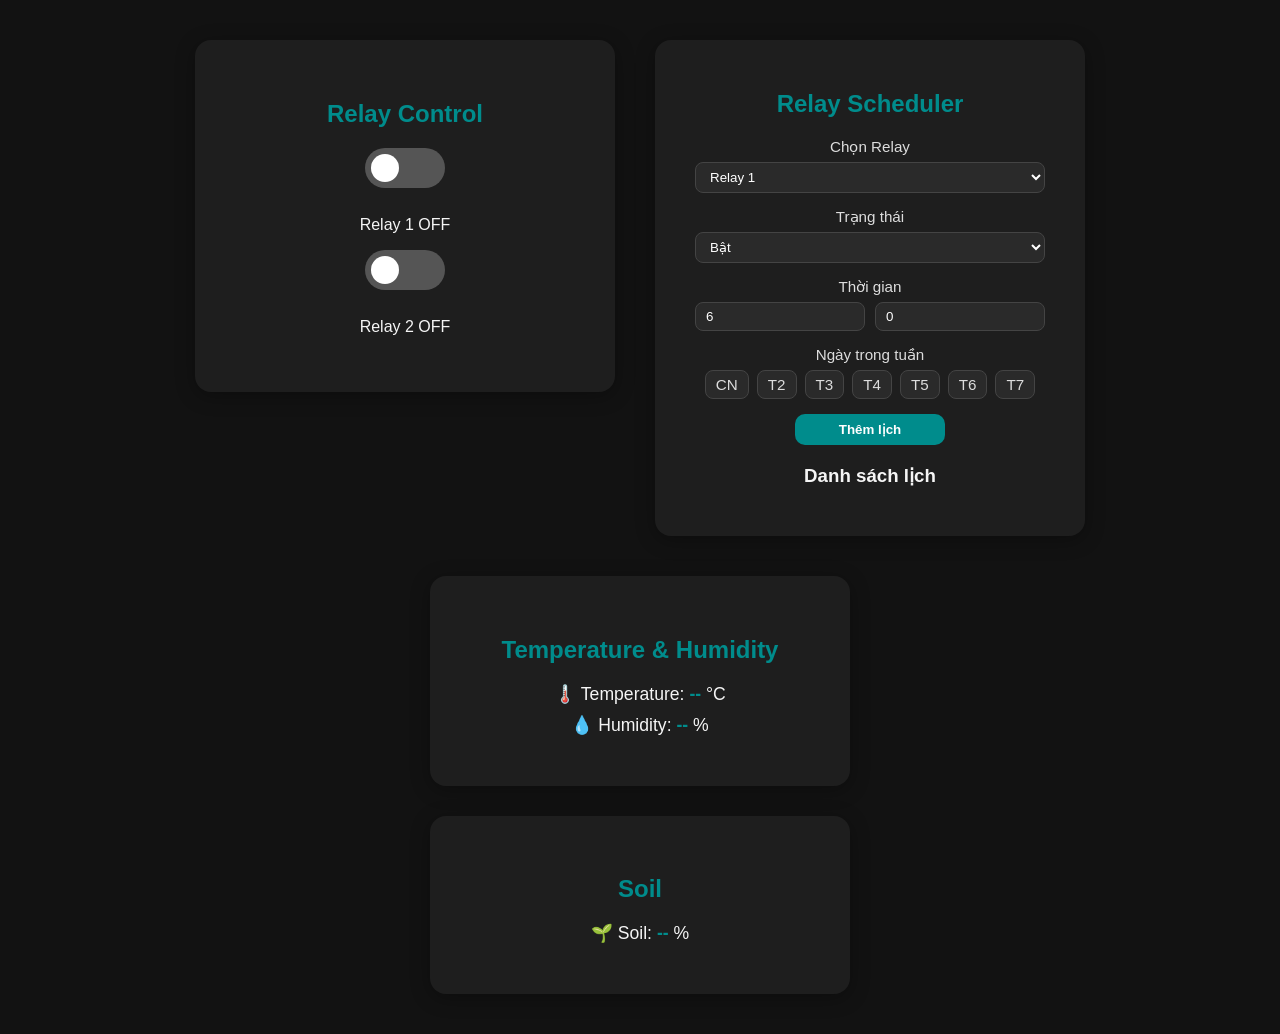
<file: data/index.html>
<!DOCTYPE html>
<html lang="en">
  <head>
    <meta charset="utf-8" />
    <title>ESP32 RGB LED & DHT20 Monitor</title>
    <link rel="stylesheet" href="styles.css" />
  </head>
  <body>
    <main class="dashboard">
      <!-- Cột trái: Relay Control -->
      <section class="card relay-card">
        <h1>Relay Control</h1>

        <div class="switch-container">
          <label class="switch">
            <input type="checkbox" id="relay1" />
            <span class="slider"></span>
          </label>
          <p id="relayStatus1">Relay 1 OFF</p>
        </div>

        <div class="switch-container">
          <label class="switch">
            <input type="checkbox" id="relay2" />
            <span class="slider"></span>
          </label>
          <p id="relayStatus2">Relay 2 OFF</p>
        </div>

        <!-- <div class="switch-container">
          <label class="switch">
            <input type="checkbox" id="relay3" />
            <span class="slider"></span>
          </label>
          <p id="relayStatus3">Relay 3 OFF</p>
        </div>

        <div class="switch-container">
          <label class="switch">
            <input type="checkbox" id="relay4" />
            <span class="slider"></span>
          </label>
          <p id="relayStatus4">Relay 4 OFF</p>
        </div> -->
      </section>
 

      <!-- Schedule -->
       <section class="card schedule-card">
  <h1>Relay Scheduler</h1>

  <div class="schedule-form">

    <div class="form-row">
      <label>Chọn Relay</label>
      <select id="schRelay">
        <option value="1">Relay 1</option>
        <option value="2">Relay 2</option>
      </select>
    </div>

    <div class="form-row">
      <label>Trạng thái</label>
      <select id="schState">
        <option value="true">Bật</option>
        <option value="false">Tắt</option>
      </select>
    </div>

    <div class="form-row">
      <label>Thời gian</label>
      <div style="display:flex; gap:10px;">
        <input type="number" id="schHour" min="0" max="23" value="6">
        <input type="number" id="schMinute" min="0" max="59" value="0">
      </div>
    </div>

    <div class="form-row">
      <label>Ngày trong tuần</label>

      <div class="days-box">
  <label><input type="checkbox" value="0"> CN</label>
  <label><input type="checkbox" value="1"> T2</label>
  <label><input type="checkbox" value="2"> T3</label>
  <label><input type="checkbox" value="3"> T4</label>
  <label><input type="checkbox" value="4"> T5</label>
  <label><input type="checkbox" value="5"> T6</label>
  <label><input type="checkbox" value="6"> T7</label>
</div>

    </div>

    <button id="addScheduleBtn" class="btn">Thêm lịch</button>
  </div>

  <h3>Danh sách lịch</h3>
  <ul id="scheduleList"></ul>
</section>


      <!-- Cột phải -->
      <section class="right-column">
        <!-- Nhiệt độ và độ ẩm -->
        <div class="card">
          <h1>Temperature & Humidity</h1>
          <div class="sensor-values">
            <p>🌡️ Temperature: <span id="temp" class="value">--</span> °C</p>
            <p>💧 Humidity: <span id="humi" class="value">--</span> %</p>
          </div>
        </div>

        <!-- độ ẩm đất -->
        <div class="card">
          <h1>Soil</h1>
          <div class="sensor-values">
            <p>🌱 Soil: <span id="soil" class="value">--</span> %</p>
          </div>
        </div>
        <!-- LED RGB -->
        <!-- <div class="card">
          <h1>LED RGB Control</h1>
          <div class="switch-container">
            <label class="switch">
              <input type="checkbox" id="ledToggle" />
              <span class="slider"></span>
            </label>
            <p id="status">LED OFF</p>
          </div>
        </div> -->


      </section>
    </main>

    <script src="script.js"></script>
  </body>
</html>
</file>
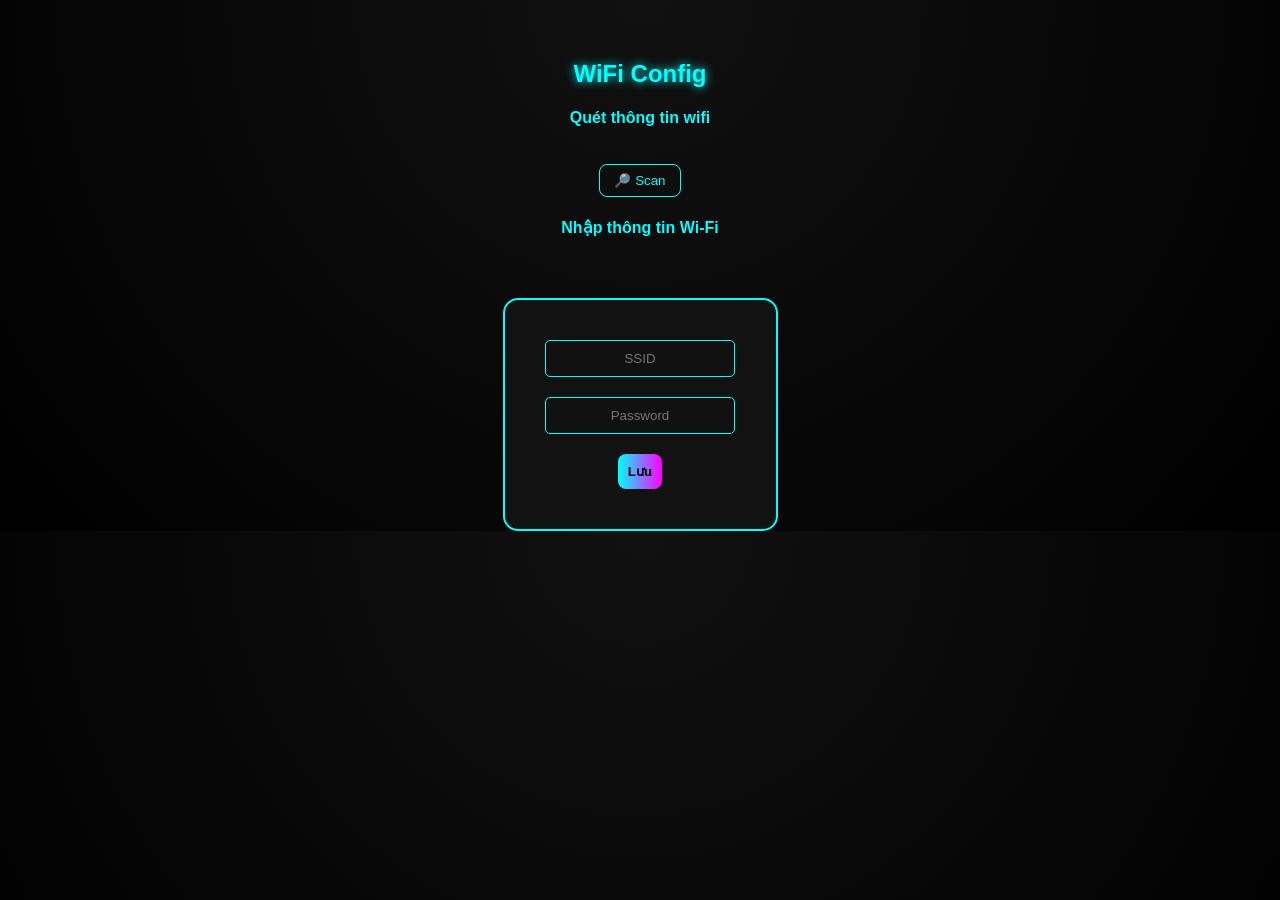
<file: data/AP_index.html>
<!DOCTYPE html>
<html lang="vi">
<head>
  <meta charset="UTF-8">
  <meta name="viewport" content="width=device-width, initial-scale=1">
  <title>ESP32 WiFi Config</title>
  <style>
    body {
      background: radial-gradient(circle at top, #111, #000);
      color: #0ff;
      font-family: 'Orbitron', sans-serif;
      text-align: center;
      margin: 0; padding: 0;
    }
    h2 { text-shadow: 0 0 10px #0ff; margin-top: 60px; }
    form {
      background: rgba(20,20,20,0.85);
      border: 2px solid #0ff;
      border-radius: 15px;
      padding: 30px;
      display: inline-block;
      margin-top: 40px;
    }
    input {
      margin: 10px; padding: 10px;
      background: #111; border: 1px solid #0ff;
      color: #0ff; border-radius: 5px; text-align: center;
      width: 80%;
    }
    input[type=submit] {
      background: linear-gradient(90deg,#00ffff,#ff00ff);
      color: black; font-weight: bold; border: none;
      border-radius: 8px; cursor: pointer;
      width: auto;
    }
    button {
      background: none;
      color: #0ff;
      border: 1px solid #0ff;
      border-radius: 8px;
      padding: 8px 14px;
      cursor: pointer;
      transition: 0.2s;
      margin-top: 15px;
    }
    button:hover { background: #0ff; color: #000; }
    ul { list-style: none; padding: 0; margin: 10px 0; }
    li {
      margin: 5px auto;
      width: 80%;
      padding: 10px;
      background: rgba(0,255,255,0.05);
      border-radius: 8px;
      border: 1px solid rgba(0,255,255,0.3);
      cursor: pointer;
      transition: 0.2s;
    }
    li:hover { background: rgba(0,255,255,0.15); }
    .rssi { font-size: 0.9em; opacity: 0.8; }
  </style>
</head>
<body>
  <h2>WiFi Config</h2>
  <div>
    <h4>Quét thông tin wifi</h4>
    <button id="scanBtn">🔎 Scan</button>
    <div id="scanStatus" style="margin-top:8px;"></div>
    <ul id="networks"></ul>
  </div>
  <h4>Nhập thông tin Wi-Fi</h4>
  <form action="/save" method="post">
    <input type="text" name="ssid" placeholder="SSID"><br>
    <input type="password" name="pass" placeholder="Password"><br>
    <input type="submit" value="Lưu">
  </form>



  <script>
    async function scanWifi() {
      const status = document.getElementById('scanStatus');
      const list = document.getElementById('networks');
      status.textContent = 'Đang quét Wi-Fi...';
      list.innerHTML = '';
      try {
        const res = await fetch('/scan');
        if (!res.ok) throw new Error('Scan failed');
        const nets = await res.json();
        if (nets.length === 0) {
          status.textContent = 'Không tìm thấy mạng nào.';
          return;
        }
        status.textContent = 'Tìm thấy ' + nets.length + ' mạng:';
        nets.sort((a,b) => b.rssi - a.rssi);
        nets.forEach(n => {
          const li = document.createElement('li');
          li.innerHTML = `<strong>${escapeHtml(n.ssid)}</strong> <span class="rssi">(${n.rssi} dBm) ${n.secure ? '🔒' : '🔓'}</span>`;
          li.onclick = () => {
            document.querySelector('input[name="ssid"]').value = n.ssid;
            document.querySelector('input[name="pass"]').focus();
          };
          list.appendChild(li);
        });
      } catch (err) {
        console.error(err);
        status.textContent = '⚠️ Lỗi khi quét Wi-Fi.';
      }
    }

    function escapeHtml(s) {
      return s.replace(/[&<>"'`=\/]/g, c => ({
        '&':'&amp;','<':'&lt;','>':'&gt;','"':'&quot;',
        "'":'&#39;','/':'&#x2F;','`':'&#x60;','=':'&#x3D;'
      }[c]));
    }

    document.getElementById('scanBtn').addEventListener('click', scanWifi);
  </script>
</body>
</html>
</file>
<file: data/styles.css>
:root {
  --bg-color: #121212;
  --card-color: #1e1e1e;
  --accent: #008c8c;
  --text-color: #f5f5f5;
  --off-color: #555;
}

/* Reset + layout chính */
body {
  font-family: "Segoe UI", Arial, sans-serif;
  background: var(--bg-color);
  color: var(--text-color);
  margin: 0;
  padding: 0;
  display: flex;
  justify-content: center;
  align-items: center;
  min-height: 100vh;
}

.main-container {
  display: flex;
  flex-direction: column;
  gap: 30px;
  align-items: center;
}

/* Card (khung) */
.card {
  background: var(--card-color);
  padding: 40px 60px;
  border-radius: 16px;
  box-shadow: 0 4px 20px rgba(0, 0, 0, 0.3);
  text-align: center;
  transition: transform 0.3s, box-shadow 0.3s;
  width: 300px;
}

.card:hover {
  transform: translateY(-5px);
  box-shadow: 0 6px 25px rgba(0, 0, 0, 0.4);
}

/* Tiêu đề */
h1 {
  margin-bottom: 20px;
  font-weight: 600;
  color: var(--accent);
}

/* LED toggle */
.switch-container {
  display: flex;
  flex-direction: column;
  align-items: center;
  gap: 12px;
}

.switch {
  position: relative;
  display: inline-block;
  width: 80px;
  height: 40px;
}

.switch input {
  opacity: 0;
  width: 0;
  height: 0;
}

.slider {
  position: absolute;
  cursor: pointer;
  top: 0;
  left: 0;
  right: 0;
  bottom: 0;
  background-color: var(--off-color);
  transition: 0.4s;
  border-radius: 34px;
}

.slider:before {
  position: absolute;
  content: "";
  height: 28px;
  width: 28px;
  left: 6px;
  bottom: 6px;
  background-color: white;
  transition: 0.4s;
  border-radius: 50%;
}

input:checked + .slider {
  background-color: var(--accent);
  box-shadow: 0 0 10px var(--accent);
}

input:checked + .slider:before {
  transform: translateX(40px);
}

/* LED status */
#status {
  font-size: 1.2rem;
  margin-top: 10px;
  color: var(--accent);
}

/* Temperature & Humidity */
.sensor-values p {
  font-size: 1.1rem;
  margin: 10px 0;
}

.value {
  font-weight: bold;
  color: var(--accent);
}

/* ====== Layout tổng thể ====== */
.dashboard {
  display: flex;
  flex-direction: row;
  justify-content: center;
  align-items: flex-start;
  gap: 40px;
  flex-wrap: wrap;
  padding: 40px;
}

.right-column {
  display: flex;
  flex-direction: column;
  gap: 30px;
}
/* ===== Schedule Card (ĐỒNG BỘ VỚI CÁC CARD KHÁC) ===== */
.schedule-card {
  background: var(--card-color);
  padding: 30px 40px;
  border-radius: 16px;
  box-shadow: 0 4px 20px rgba(0, 0, 0, 0.3);
  width: 350px;
  text-align: center;
  transition: transform 0.3s, box-shadow 0.3s;
}

.schedule-card:hover {
  transform: translateY(-5px);
  box-shadow: 0 6px 25px rgba(0, 0, 0, 0.4);
}

.schedule-card h1 {
  color: var(--accent);
  margin-bottom: 20px;
}

.schedule-form {
  display: flex;
  flex-direction: column;
  gap: 15px;
  margin-bottom: 20px;
}

.schedule-card label {
  font-size: 0.95rem;
  color: #ddd;
  font-weight: 500;
}

.schedule-card select,
.schedule-card input[type="number"] {
  background: #2a2a2a;
  border: 1px solid #444;
  color: #fff;
  border-radius: 8px;
  padding: 6px 10px;
  width: 100%;
}

.schedule-card .form-row {
  display: flex;
  flex-direction: column;
  gap: 6px;
}

/* DAYS checkbox */
.days-box {
  display: flex;
  flex-wrap: wrap;
  gap: 8px;
  justify-content: center;
}

.days-box label {
  background: #2a2a2a;
  padding: 5px 10px;
  border-radius: 8px;
  border: 1px solid #444;
  cursor: pointer;
  transition: 0.2s;
}

.days-box input {
  display: none;
}

.days-box label.active {
  background: var(--accent);
  border-color: var(--accent);
  color: #fff;
}

.schedule-card .btn {
  background-color: var(--accent);
  color: #fff;
  border: none;
  padding: 8px 16px;
  border-radius: 10px;
  cursor: pointer;
  width: 150px;
  margin: auto;
  font-weight: 600;
  transition: 0.3s;
}

.schedule-card .btn:hover {
  background-color: #00b0b0;
}

/* Schedule List đồng bộ style */
.schedule-card ul {
  list-style: none;
  padding: 0;
  margin: 0;
  margin-top: 15px;
}

.schedule-card li {
  background: #2a2a2a;
  padding: 10px 14px;
  margin-bottom: 8px;
  border-radius: 12px;
  display: flex;
  justify-content: space-between;
  align-items: center;
  color: #e0e0e0;
  font-size: 0.95rem;
  box-shadow: 0 2px 8px rgba(0,0,0,0.25);
}

.schedule-card li button {
  background: var(--accent);
  color: #fff;
  border: none;
  padding: 4px 8px;
  border-radius: 8px;
  cursor: pointer;
  transition: 0.2s;
}

.schedule-card li button:hover {
  background: #00b0b0;
}
</file>
